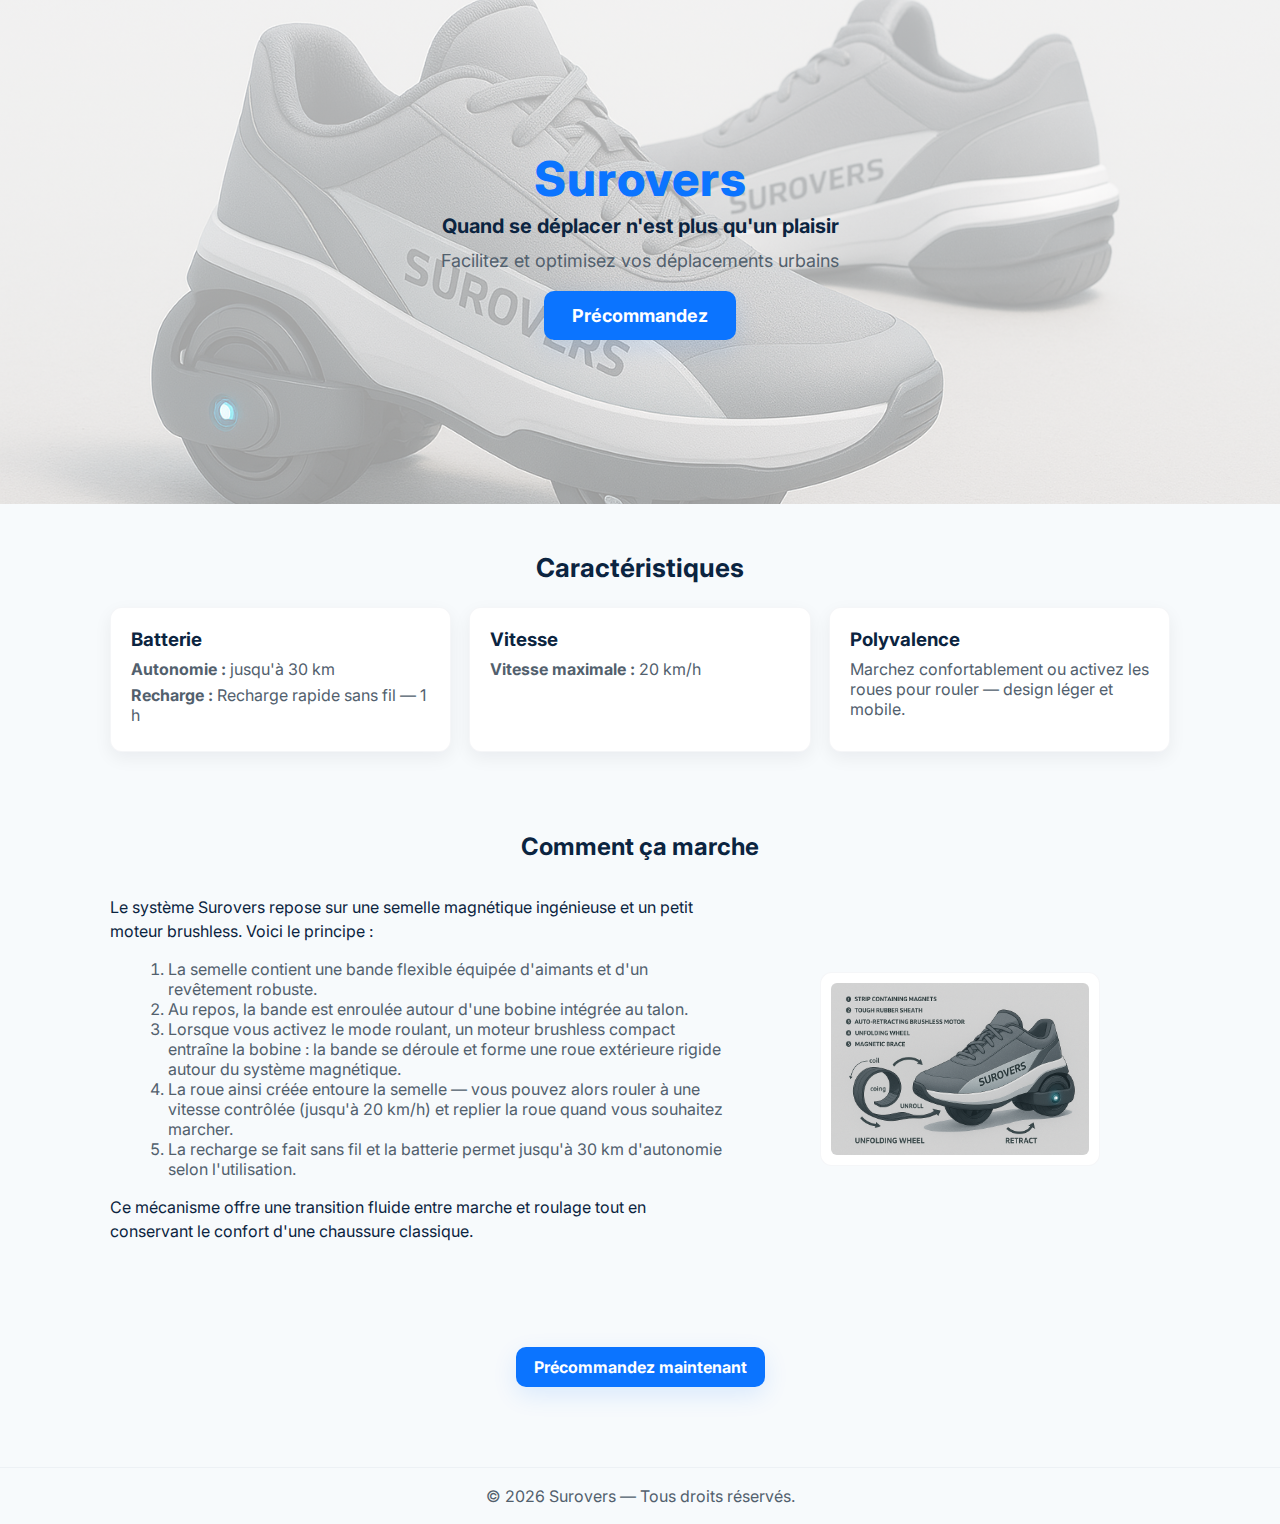
<file: index.html>
<!doctype html>
<html lang="fr">
	<head>
		<meta charset="utf-8" />
		<meta name="viewport" content="width=device-width, initial-scale=1" />
		<title>Surovers — Chaussures marche/roue</title>
		<link rel="stylesheet" href="style.css" />
		<link href="https://fonts.googleapis.com/css2?family=Inter:wght@300;400;600;800&display=swap" rel="stylesheet">
	</head>
	<body>
		<header class="hero" aria-label="Image des Surovers" style="--hero-image: url('surovers.png')">
			<div class="hero-inner">
				<h1 class="brand">Surovers</h1>
				<p class="tagline">Quand se déplacer n'est plus qu'un plaisir</p>
				<p class="lead">Facilitez et optimisez vos déplacements urbains</p>
			<p class="hero-cta"><a class="btn primary" href="preorder.html">Précommandez</a></p>
			</div>
		</header>

		<main>
			<section class="features" aria-labelledby="features-title">
				<div class="container">
					<h2 id="features-title">Caractéristiques</h2>
					<div class="cards">
						<article class="card" aria-labelledby="card-batt">
							<h3 id="card-batt">Batterie</h3>
							<p><strong>Autonomie :</strong> jusqu'à 30 km</p>
							<p><strong>Recharge :</strong> Recharge rapide sans fil — 1 h</p>
						</article>

						<article class="card" aria-labelledby="card-speed">
							<h3 id="card-speed">Vitesse</h3>
							<p><strong>Vitesse maximale :</strong> 20 km/h</p>
						</article>

						<article class="card" aria-labelledby="card-design">
							<h3 id="card-design">Polyvalence</h3>
							<p>Marchez confortablement ou activez les roues pour rouler — design léger et mobile.</p>
						</article>
					</div>
				</div>
			</section>

					<section class="how-it-works" aria-labelledby="how-title">
						<div class="container">
							<h2 id="how-title">Comment ça marche</h2>
							<div class="how-grid">
								<div class="how-text">
									<p>Le système Surovers repose sur une semelle magnétique ingénieuse et un petit moteur brushless. Voici le principe :</p>
									<ol>
										<li>La semelle contient une bande flexible équipée d'aimants et d'un revêtement robuste.</li>
										<li>Au repos, la bande est enroulée autour d'une bobine intégrée au talon.
										</li>
										<li>Lorsque vous activez le mode roulant, un moteur brushless compact entraîne la bobine : la bande se déroule et forme une roue extérieure rigide autour du système magnétique.</li>
										<li>La roue ainsi créée entoure la semelle — vous pouvez alors rouler à une vitesse contrôlée (jusqu'à 20 km/h) et replier la roue quand vous souhaitez marcher.</li>
										<li>La recharge se fait sans fil et la batterie permet jusqu'à 30 km d'autonomie selon l'utilisation.</li>
									</ol>
									<p>Ce mécanisme offre une transition fluide entre marche et roulage tout en conservant le confort d'une chaussure classique.</p>
								</div>
								<div class="how-visual">
									<div class="placeholder"><img class="tech-illustration" src="tech.png" alt="Schéma technique Surovers"></div>
								</div>
							</div>
						</div>
					</section>

					<section id="preorder" class="preorder" aria-labelledby="preorder-title">
						<div class="container">
							<p class="form-row"><a class="btn primary" href="preorder.html">Précommandez maintenant</a></p>
						</div>
					</section>
    
	</main>

		<footer class="site-footer">
			<div class="container">
				<p>&copy; <span id="year"></span> Surovers — Tous droits réservés.</p>
			</div>
		</footer>

		<script>
			
			document.getElementById('year').textContent = new Date().getFullYear();

					
					document.querySelectorAll('a[href^="#"]').forEach(a => {
						a.addEventListener('click', function(e){
							const target = document.querySelector(this.getAttribute('href'));
							if (target){
								e.preventDefault();
								target.scrollIntoView({behavior: 'smooth'});
							}
						});
					});
		</script>
	</body>
</html>
</file>
<file: style.css>
/* Basic reset and variables (light theme) */
:root{
	--bg:#f7fafc; /* page background */
	--card:#ffffff; /* card background */
	--accent:#0b74ff; /* primary accent */
	--muted:#52606d; /* muted text */
	--glass: rgba(15,23,42,0.03);
	--max-width:1100px;
}
*{box-sizing:border-box}
html,body{height:100%;margin:0;font-family:Inter, system-ui, -apple-system, 'Segoe UI', Roboto, 'Helvetica Neue', Arial; color:#0b2440;background:var(--bg)}

.container{max-width:var(--max-width);margin:0 auto;padding:0 20px}

/* HERO */
.hero{min-height:56vh;display:flex;align-items:center;justify-content:center;position:relative;
	/* hero background uses a CSS variable --hero-image so you can override it inline on the header element:
		 <header class="hero" style="--hero-image: url('chemin/mon-image.jpg')"> */
	background-image:linear-gradient(180deg, rgba(255,255,255,0.7), rgba(255,255,255,0.6)), var(--hero-image, url('css/hero.jpg'));
	background-size:cover;background-position:center;color:var(--bg)}
.hero-inner{max-width:920px;text-align:center;padding:54px 20px}
.brand{font-size:48px;margin:0 0 6px;font-weight:800;letter-spacing:1px;color:var(--accent)}
.tagline{font-size:20px;margin:0 0 12px;color:#0b2440;font-weight:700}
.lead{font-size:18px;color:var(--muted);margin:0 0 20px}
.hero-cta .btn{font-size:18px;padding:14px 28px}

/* Buttons */
.btn{display:inline-block;text-decoration:none;border-radius:10px;padding:10px 18px;background:transparent;border:2px solid rgba(11,36,64,0.06);color:inherit;cursor:pointer}
.btn.primary{background:var(--accent);border:none;color:#fff;box-shadow:0 8px 24px rgba(11,116,255,0.12);font-weight:700}

/* Features */
.features{padding:48px 0 24px}
.features h2{text-align:center;color:#0b2440;margin:0 0 24px;font-size:26px}
.cards{display:grid;grid-template-columns:repeat(3,1fr);gap:18px}
.card{background:var(--card);padding:20px;border-radius:12px;color:#0b2440;box-shadow:0 6px 18px rgba(15,23,42,0.06);border:1px solid rgba(11,36,64,0.04)}
.card h3{margin:0 0 8px}
.card p{margin:6px 0;color:var(--muted)}

/* How it works */
.how-it-works{padding:36px 0}
.how-it-works h2{color:#0b2440;text-align:center;margin-bottom:18px}
.how-grid{display:grid;grid-template-columns:1fr 420px;gap:20px;align-items:center}
.how-text p{color:#0b2440;line-height:1.5}
.how-text ol{color:var(--muted);margin-left:18px}
.how-visual{display:flex;justify-content:center}
.how-visual .placeholder{
	background:var(--card) !important; /* match card background */
	border-radius:12px;
	display:flex;align-items:center;justify-content:center;
	color:#0b2440;
	border:1px solid rgba(11,36,64,0.04);
	padding:10px;overflow:hidden;margin:0 auto;
	width:100%;max-width:280px;min-height:120px;height:auto;justify-self:center;align-self:center;
}
.how-visual .placeholder img{
	width:100%;height:auto;max-width:100%;max-height:200px;display:block;object-fit:scale-down;border-radius:6px
}

/* Specific tech illustration sizing override */
.tech-illustration{max-width:260px;max-height:180px;display:block;margin:0 auto}

@media (max-width:900px){
	.how-grid{grid-template-columns:1fr}
	.how-visual .placeholder{max-width:100%;min-height:140px}
}

@media (max-width:900px){
	.how-grid{grid-template-columns:1fr}
	.how-visual .placeholder{height:220px}
}

/* Preorder form */
.preorder{padding:36px 0 64px}
.preorder .container{display:flex;flex-direction:column;align-items:center}
.preorder h2{color:#0b2440;margin:0 0 12px}
.price{font-size:18px;color:#0b2440;margin:8px 0 16px}
.price strong{color:var(--accent);font-size:20px}
.preorder-form{max-width:520px;width:100%;background:var(--card);padding:18px;border-radius:12px;border:1px solid rgba(11,36,64,0.04)}
.preorder-form label{display:block;color:var(--muted);margin:0 0 6px;font-size:14px}

/* Form layout and controls */
.preorder-form{display:grid;grid-template-columns:1fr;gap:12px}
.preorder-form .field{display:flex;flex-direction:column}
.preorder-form .field.half{width:100%}
.preorder-form .field.full{grid-column:1/-1}
.preorder-form input[type="text"],
.preorder-form input[type="tel"],
.preorder-form input[type="email"],
.preorder-form textarea{
	width:100%;padding:12px;border-radius:10px;border:1px solid rgba(11,36,64,0.06);background:transparent;color:#0b2440;font-size:15px;outline:none;transition:box-shadow .12s, border-color .12s
}
.preorder-form textarea{min-height:96px;resize:vertical}
.preorder-form input::placeholder, .preorder-form textarea::placeholder{color:#9aa6b3}
.preorder-form input:focus, .preorder-form textarea:focus{box-shadow:0 6px 18px rgba(11,116,255,0.08);border-color:var(--accent)}
.form-row{display:flex;justify-content:flex-end}
.preorder-form .btn.primary{padding:12px 24px;border-radius:12px;font-size:16px}

/* Center the button on small screens */
@media (min-width:700px){
	.preorder-form{grid-template-columns:1fr 1fr}
	.preorder-form .field.half{grid-column:auto}
	.preorder-form .field.full{grid-column:1/-1}
	.form-row{justify-content:flex-end}
}
@media (max-width:699px){
	.form-row{justify-content:center}
	.preorder-form .btn.primary{width:100%}
}
.note{font-size:13px;color:var(--muted);margin-top:12px}
.thanks{color:#055a1f;background:rgba(5,90,31,0.06);padding:12px;border-radius:8px;}

/* Footer */
.site-footer{padding:18px 0;border-top:1px solid rgba(11,36,64,0.04)}
.site-footer p{margin:0;color:var(--muted);text-align:center}

/* Responsive */
@media (max-width:900px){
	.cards{grid-template-columns:repeat(2,1fr)}
	.brand{font-size:40px}
}
@media (max-width:600px){
	.hero{min-height:48vh;padding:28px 0}
	.cards{grid-template-columns:1fr}
	.hero-inner{padding:28px 12px}
	.brand{font-size:30px}
	.hero-cta .btn{width:100%}
	.form-row{justify-content:center}
}

/* Accessibility helpers */
.sr-only{position:absolute;width:1px;height:1px;padding:0;margin:-1px;overflow:hidden;clip:rect(0,0,0,0);border:0}

/* If no hero image available, show a neutral gradient */
@supports not (background-image: url('css/hero.jpg')){
	.hero{background-image:linear-gradient(120deg,#e6f0ff,#f8fafc)}
}
</file>
